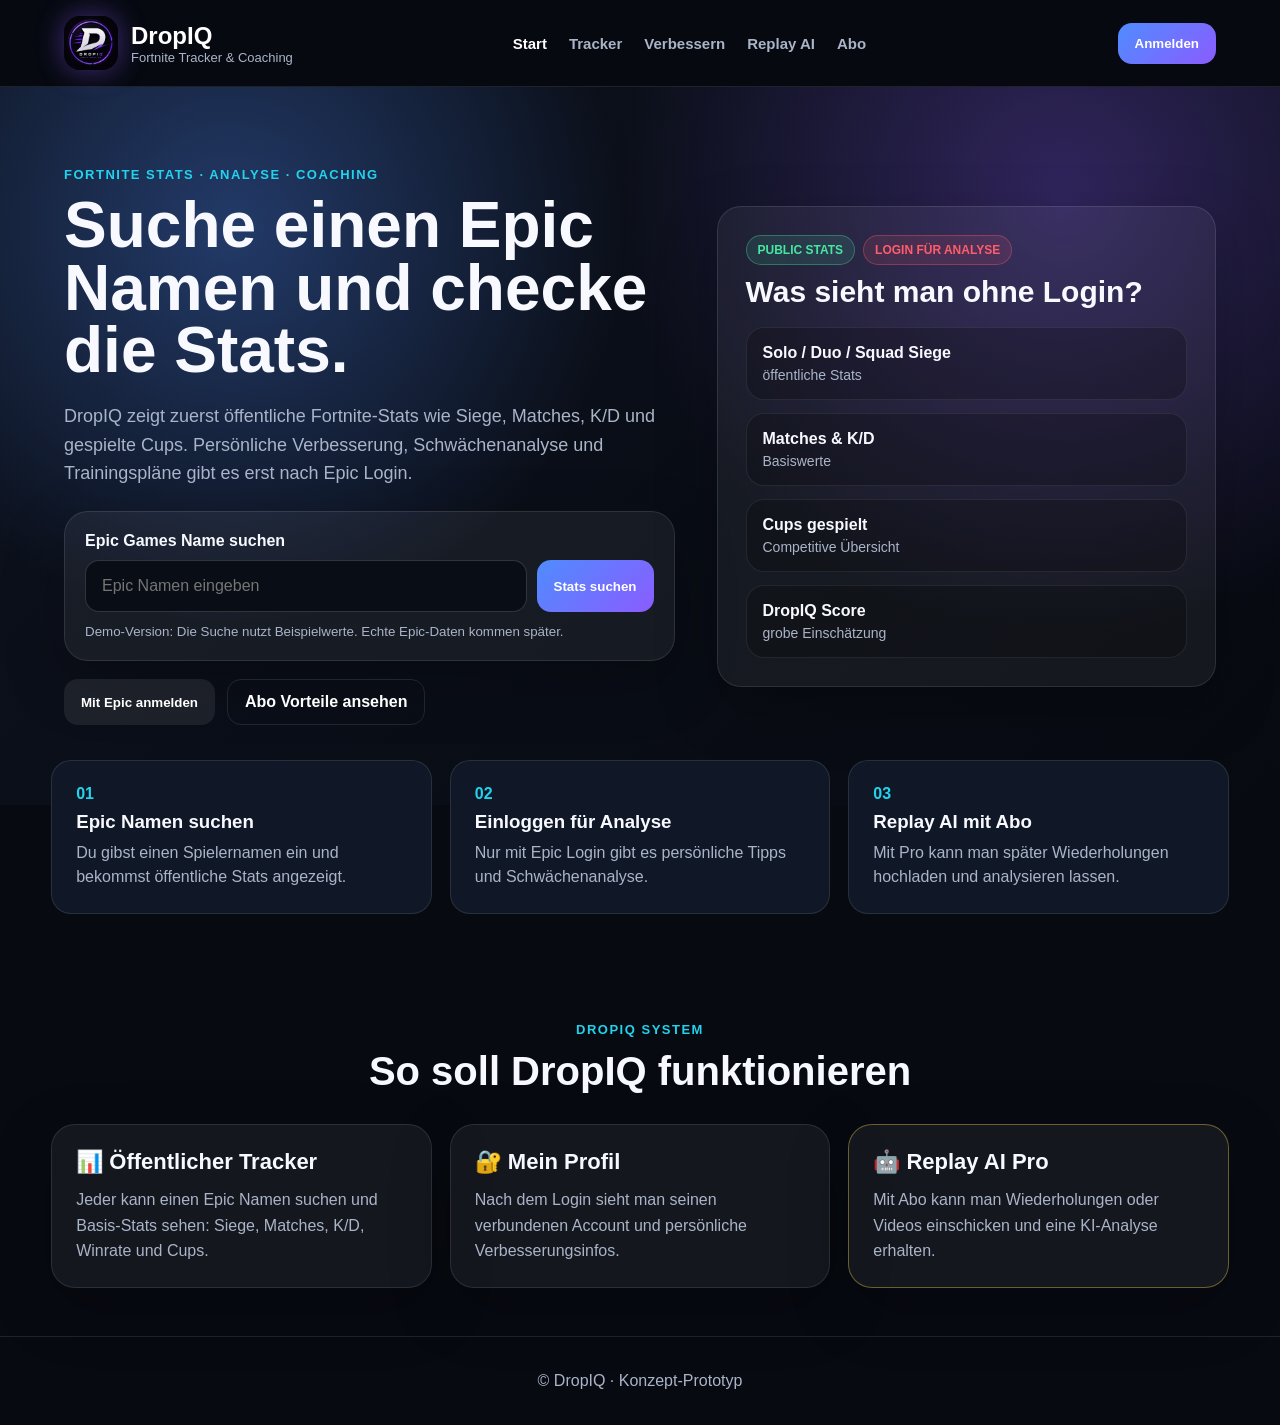
<file: index.html>
<!DOCTYPE html><html lang="de"><head><meta charset='UTF-8'><meta name='viewport' content='width=device-width, initial-scale=1.0'><link rel='stylesheet' href='style.css'><title>DropIQ</title></head><body>

<header class="header">
  <a href="index.html" class="brand"><img src="dropiq-logo.png" alt="DropIQ Logo" class="brand-logo"><div><strong>DropIQ</strong><span>Fortnite Tracker & Coaching</span></div></a>
  <nav><a class='active' href='index.html'>Start</a><a class='' href='tracker.html'>Tracker</a><a class='' href='improve.html'>Verbessern</a><a class='' href='replay-ai.html'>Replay AI</a><a class='' href='pricing.html'>Abo</a></nav>
  <div class="account-area" id="accountArea"></div>
</header>

<main>
<section class="hero">
 <div>
  <p class="tag">FORTNITE STATS · ANALYSE · COACHING</p>
  <h1>Suche einen Epic Namen und checke die Stats.</h1>
  <p class="lead">DropIQ zeigt zuerst öffentliche Fortnite-Stats wie Siege, Matches, K/D und gespielte Cups. Persönliche Verbesserung, Schwächenanalyse und Trainingspläne gibt es erst nach Epic Login.</p>
  <div class="search-card">
    <label>Epic Games Name suchen</label>
    <div class="search-row"><input id="epicSearch" placeholder="Epic Namen eingeben"><button onclick="searchPlayer()">Stats suchen</button></div>
    <small>Demo-Version: Die Suche nutzt Beispielwerte. Echte Epic-Daten kommen später.</small>
  </div>
  <div class="actions"><button onclick="demoLogin()" class="ghost">Mit Epic anmelden</button><a href="pricing.html">Abo Vorteile ansehen</a></div>
 </div>
 <div class="hero-panel">
  <div><span class="badge free">PUBLIC STATS</span><span class="badge locked">LOGIN FÜR ANALYSE</span></div>
  <h2>Was sieht man ohne Login?</h2>
  <div class="mini-list">
   <div><b>Solo / Duo / Squad Siege</b><span>öffentliche Stats</span></div>
   <div><b>Matches & K/D</b><span>Basiswerte</span></div>
   <div><b>Cups gespielt</b><span>Competitive Übersicht</span></div>
   <div><b>DropIQ Score</b><span>grobe Einschätzung</span></div>
  </div>
 </div>
</section>
<section class="steps">
 <div><b>01</b><h3>Epic Namen suchen</h3><p>Du gibst einen Spielernamen ein und bekommst öffentliche Stats angezeigt.</p></div>
 <div><b>02</b><h3>Einloggen für Analyse</h3><p>Nur mit Epic Login gibt es persönliche Tipps und Schwächenanalyse.</p></div>
 <div><b>03</b><h3>Replay AI mit Abo</h3><p>Mit Pro kann man später Wiederholungen hochladen und analysieren lassen.</p></div>
</section>
<section class="section"><div class="title"><p class="tag">DROPIQ SYSTEM</p><h2>So soll DropIQ funktionieren</h2></div>
 <div class="cards">
  <article class="card"><h3>📊 Öffentlicher Tracker</h3><p>Jeder kann einen Epic Namen suchen und Basis-Stats sehen: Siege, Matches, K/D, Winrate und Cups.</p></article>
  <article class="card"><h3>🔐 Mein Profil</h3><p>Nach dem Login sieht man seinen verbundenen Account und persönliche Verbesserungsinfos.</p></article>
  <article class="card premium"><h3>🤖 Replay AI Pro</h3><p>Mit Abo kann man Wiederholungen oder Videos einschicken und eine KI-Analyse erhalten.</p></article>
 </div>
</section>
</main><footer>© DropIQ · Konzept-Prototyp</footer><script src="script.js"></script></body></html>
</file>
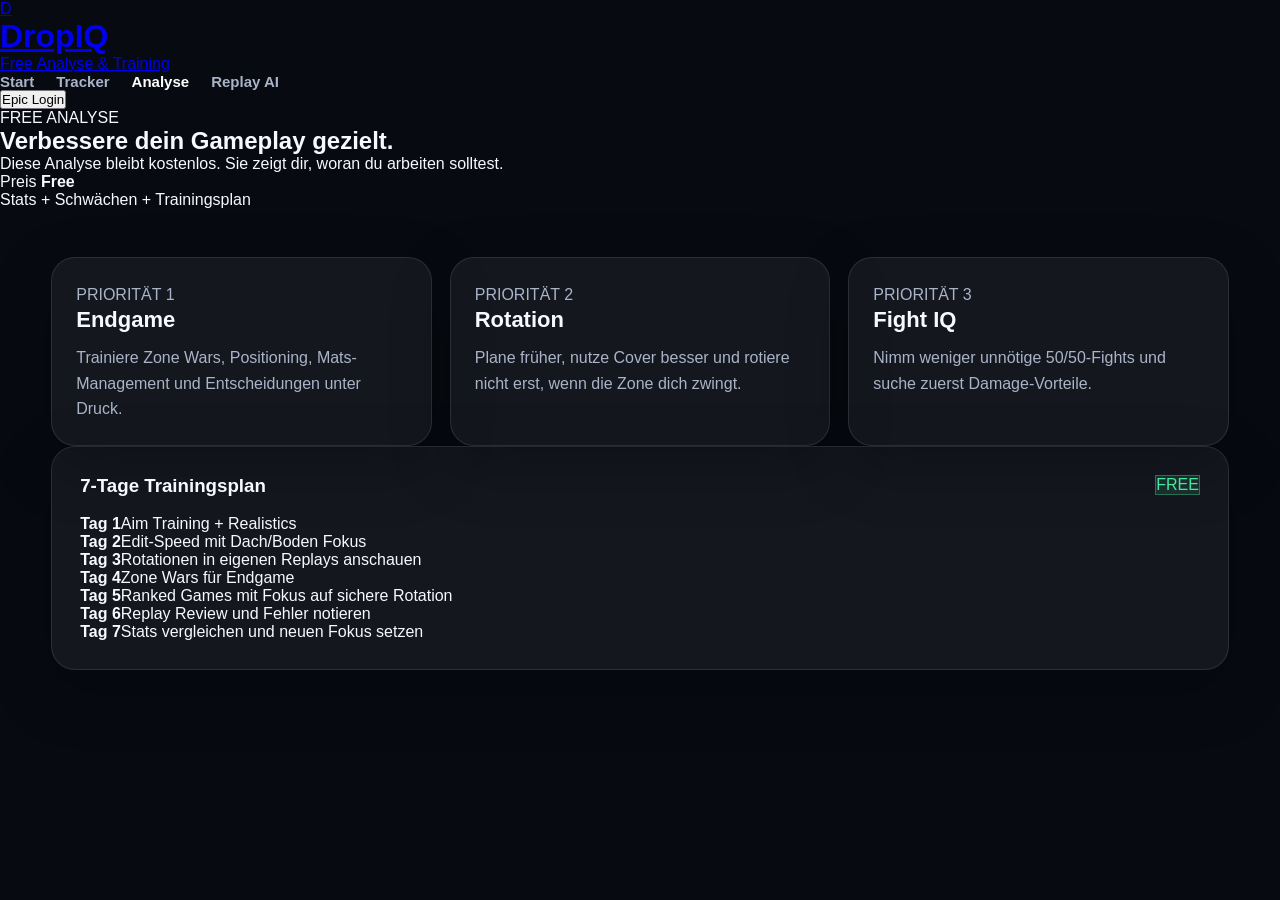
<file: analysis.html>
<!DOCTYPE html>
<html lang="de">
<head>
  <meta charset="UTF-8" />
  <meta name="viewport" content="width=device-width, initial-scale=1.0" />
  <title>DropIQ | Analyse</title>
  <link rel="stylesheet" href="style.css" />
</head>
<body>

<header class="site-header">
  <a class="logo" href="index.html">
    <div class="logo-icon">D</div>
    <div>
      <h1>DropIQ</h1>
      <span>Free Analyse & Training</span>
    </div>
  </a>

  <nav>
    <a href="index.html">Start</a>
    <a href="dashboard.html">Tracker</a>
    <a href="analysis.html" class="active">Analyse</a>
    <a href="replay.html">Replay AI</a>
  </nav>

  <button class="login-button" onclick="demoLogin()">Epic Login</button>
</header>

<main>
  <section class="sub-hero">
    <div>
      <p class="eyebrow">FREE ANALYSE</p>
      <h2>Verbessere dein Gameplay gezielt.</h2>
      <p>Diese Analyse bleibt kostenlos. Sie zeigt dir, woran du arbeiten solltest.</p>
    </div>
    <div class="sub-hero-box">
      <span>Preis</span>
      <strong>Free</strong>
      <p>Stats + Schwächen + Trainingsplan</p>
    </div>
  </section>

  <section class="page">

    <section class="cards">
      <article class="card priority">
        <p class="eyebrow">PRIORITÄT 1</p>
        <h3>Endgame</h3>
        <p>Trainiere Zone Wars, Positioning, Mats-Management und Entscheidungen unter Druck.</p>
      </article>

      <article class="card">
        <p class="eyebrow">PRIORITÄT 2</p>
        <h3>Rotation</h3>
        <p>Plane früher, nutze Cover besser und rotiere nicht erst, wenn die Zone dich zwingt.</p>
      </article>

      <article class="card">
        <p class="eyebrow">PRIORITÄT 3</p>
        <h3>Fight IQ</h3>
        <p>Nimm weniger unnötige 50/50-Fights und suche zuerst Damage-Vorteile.</p>
      </article>
    </section>

    <section class="panel training-panel">
      <div class="panel-head">
        <h3>7-Tage Trainingsplan</h3>
        <span class="status-pill free">FREE</span>
      </div>

      <div class="training-list">
        <div><b>Tag 1</b><span>Aim Training + Realistics</span></div>
        <div><b>Tag 2</b><span>Edit-Speed mit Dach/Boden Fokus</span></div>
        <div><b>Tag 3</b><span>Rotationen in eigenen Replays anschauen</span></div>
        <div><b>Tag 4</b><span>Zone Wars für Endgame</span></div>
        <div><b>Tag 5</b><span>Ranked Games mit Fokus auf sichere Rotation</span></div>
        <div><b>Tag 6</b><span>Replay Review und Fehler notieren</span></div>
        <div><b>Tag 7</b><span>Stats vergleichen und neuen Fokus setzen</span></div>
      </div>
    </section>

  </section>
</main>

<script src="script.js"></script>
</body>
</html>
</file>
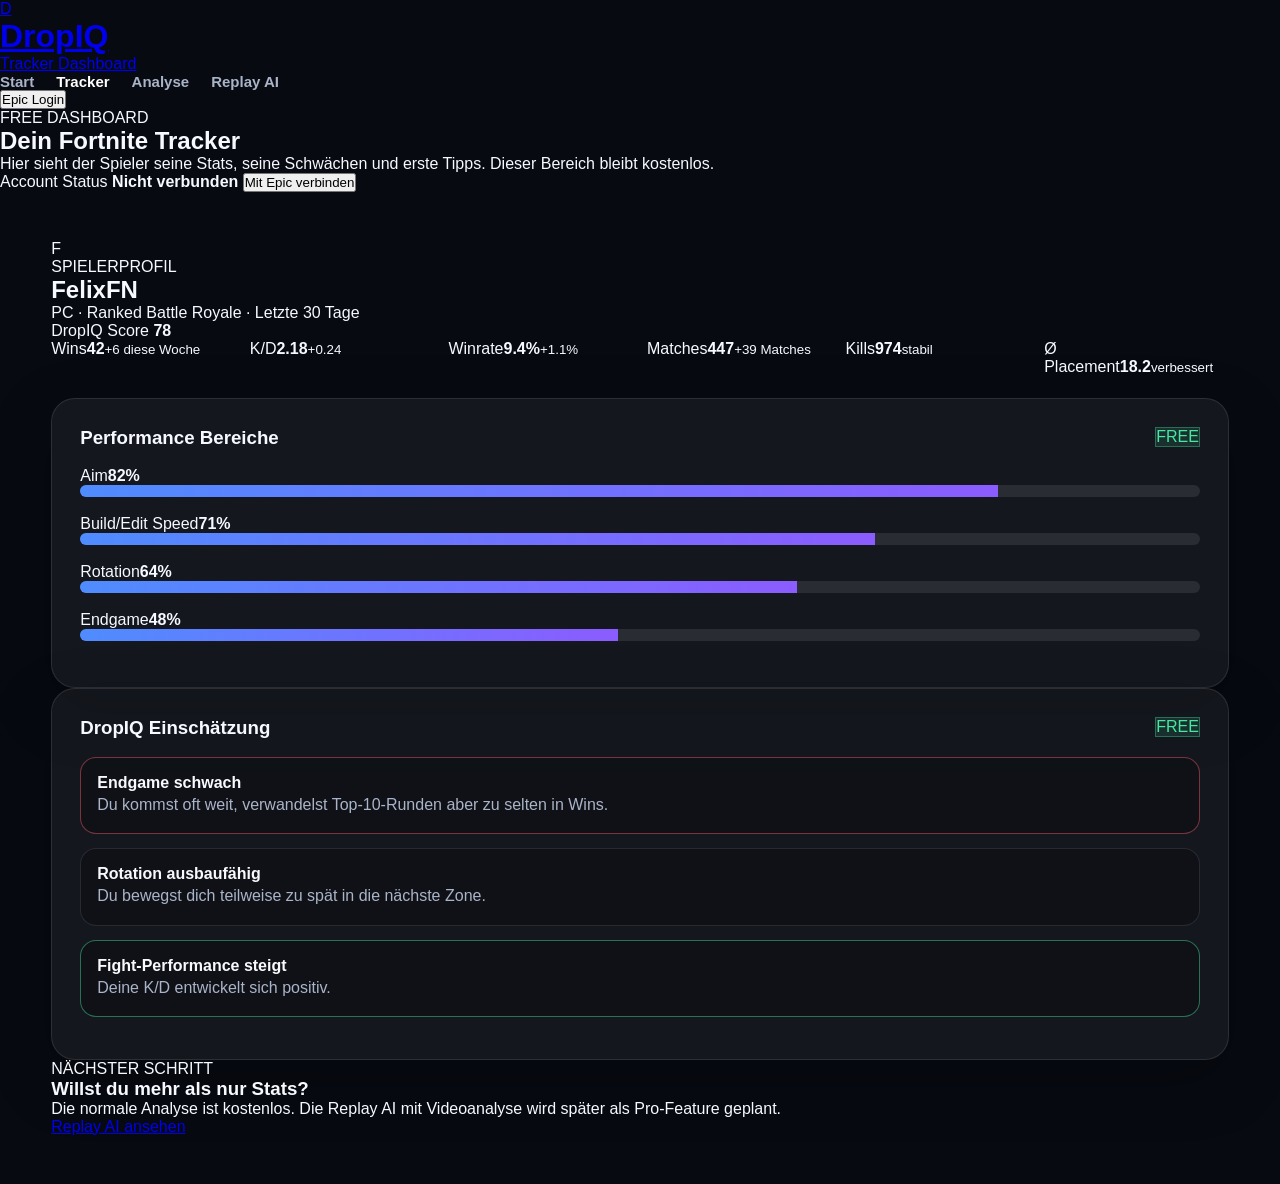
<file: dashboard.html>
<!DOCTYPE html>
<html lang="de">
<head>
  <meta charset="UTF-8" />
  <meta name="viewport" content="width=device-width, initial-scale=1.0" />
  <title>DropIQ | Tracker</title>
  <link rel="stylesheet" href="style.css" />
</head>
<body>

<header class="site-header">
  <a class="logo" href="index.html">
    <div class="logo-icon">D</div>
    <div>
      <h1>DropIQ</h1>
      <span>Tracker Dashboard</span>
    </div>
  </a>

  <nav>
    <a href="index.html">Start</a>
    <a href="dashboard.html" class="active">Tracker</a>
    <a href="analysis.html">Analyse</a>
    <a href="replay.html">Replay AI</a>
  </nav>

  <button class="login-button" onclick="demoLogin()">Epic Login</button>
</header>

<main>
  <section class="sub-hero">
    <div>
      <p class="eyebrow">FREE DASHBOARD</p>
      <h2>Dein Fortnite Tracker</h2>
      <p>Hier sieht der Spieler seine Stats, seine Schwächen und erste Tipps. Dieser Bereich bleibt kostenlos.</p>
    </div>
    <div class="sub-hero-box">
      <span>Account Status</span>
      <strong id="loginStatus">Nicht verbunden</strong>
      <button onclick="demoLogin()">Mit Epic verbinden</button>
    </div>
  </section>

  <section class="page">

    <section class="profile-header">
      <div class="profile-left">
        <div class="player-avatar large">F</div>
        <div>
          <p class="eyebrow">SPIELERPROFIL</p>
          <h2 id="playerName">FelixFN</h2>
          <p>PC · Ranked Battle Royale · Letzte 30 Tage</p>
        </div>
      </div>

      <div class="iq-score">
        <span>DropIQ Score</span>
        <strong>78</strong>
      </div>
    </section>

    <section class="stats-grid">
      <div class="stat-card"><span>Wins</span><b>42</b><small>+6 diese Woche</small></div>
      <div class="stat-card"><span>K/D</span><b>2.18</b><small>+0.24</small></div>
      <div class="stat-card"><span>Winrate</span><b>9.4%</b><small>+1.1%</small></div>
      <div class="stat-card"><span>Matches</span><b>447</b><small>+39 Matches</small></div>
      <div class="stat-card"><span>Kills</span><b>974</b><small>stabil</small></div>
      <div class="stat-card"><span>Ø Placement</span><b>18.2</b><small>verbessert</small></div>
    </section>

    <section class="dashboard-grid">
      <div class="panel">
        <div class="panel-head">
          <h3>Performance Bereiche</h3>
          <span class="status-pill free">FREE</span>
        </div>

        <div class="skill">
          <div><span>Aim</span><b>82%</b></div>
          <div class="bar"><i style="width:82%"></i></div>
        </div>

        <div class="skill">
          <div><span>Build/Edit Speed</span><b>71%</b></div>
          <div class="bar"><i style="width:71%"></i></div>
        </div>

        <div class="skill">
          <div><span>Rotation</span><b>64%</b></div>
          <div class="bar"><i style="width:64%"></i></div>
        </div>

        <div class="skill">
          <div><span>Endgame</span><b>48%</b></div>
          <div class="bar"><i style="width:48%"></i></div>
        </div>
      </div>

      <div class="panel">
        <div class="panel-head">
          <h3>DropIQ Einschätzung</h3>
          <span class="status-pill free">FREE</span>
        </div>

        <div class="notice bad">
          <strong>Endgame schwach</strong>
          <p>Du kommst oft weit, verwandelst Top-10-Runden aber zu selten in Wins.</p>
        </div>

        <div class="notice warning">
          <strong>Rotation ausbaufähig</strong>
          <p>Du bewegst dich teilweise zu spät in die nächste Zone.</p>
        </div>

        <div class="notice good">
          <strong>Fight-Performance steigt</strong>
          <p>Deine K/D entwickelt sich positiv.</p>
        </div>
      </div>
    </section>

    <section class="cta-panel">
      <div>
        <p class="eyebrow">NÄCHSTER SCHRITT</p>
        <h3>Willst du mehr als nur Stats?</h3>
        <p>Die normale Analyse ist kostenlos. Die Replay AI mit Videoanalyse wird später als Pro-Feature geplant.</p>
      </div>
      <a href="replay.html">Replay AI ansehen</a>
    </section>

  </section>
</main>

<script src="script.js"></script>
</body>
</html>
</file>
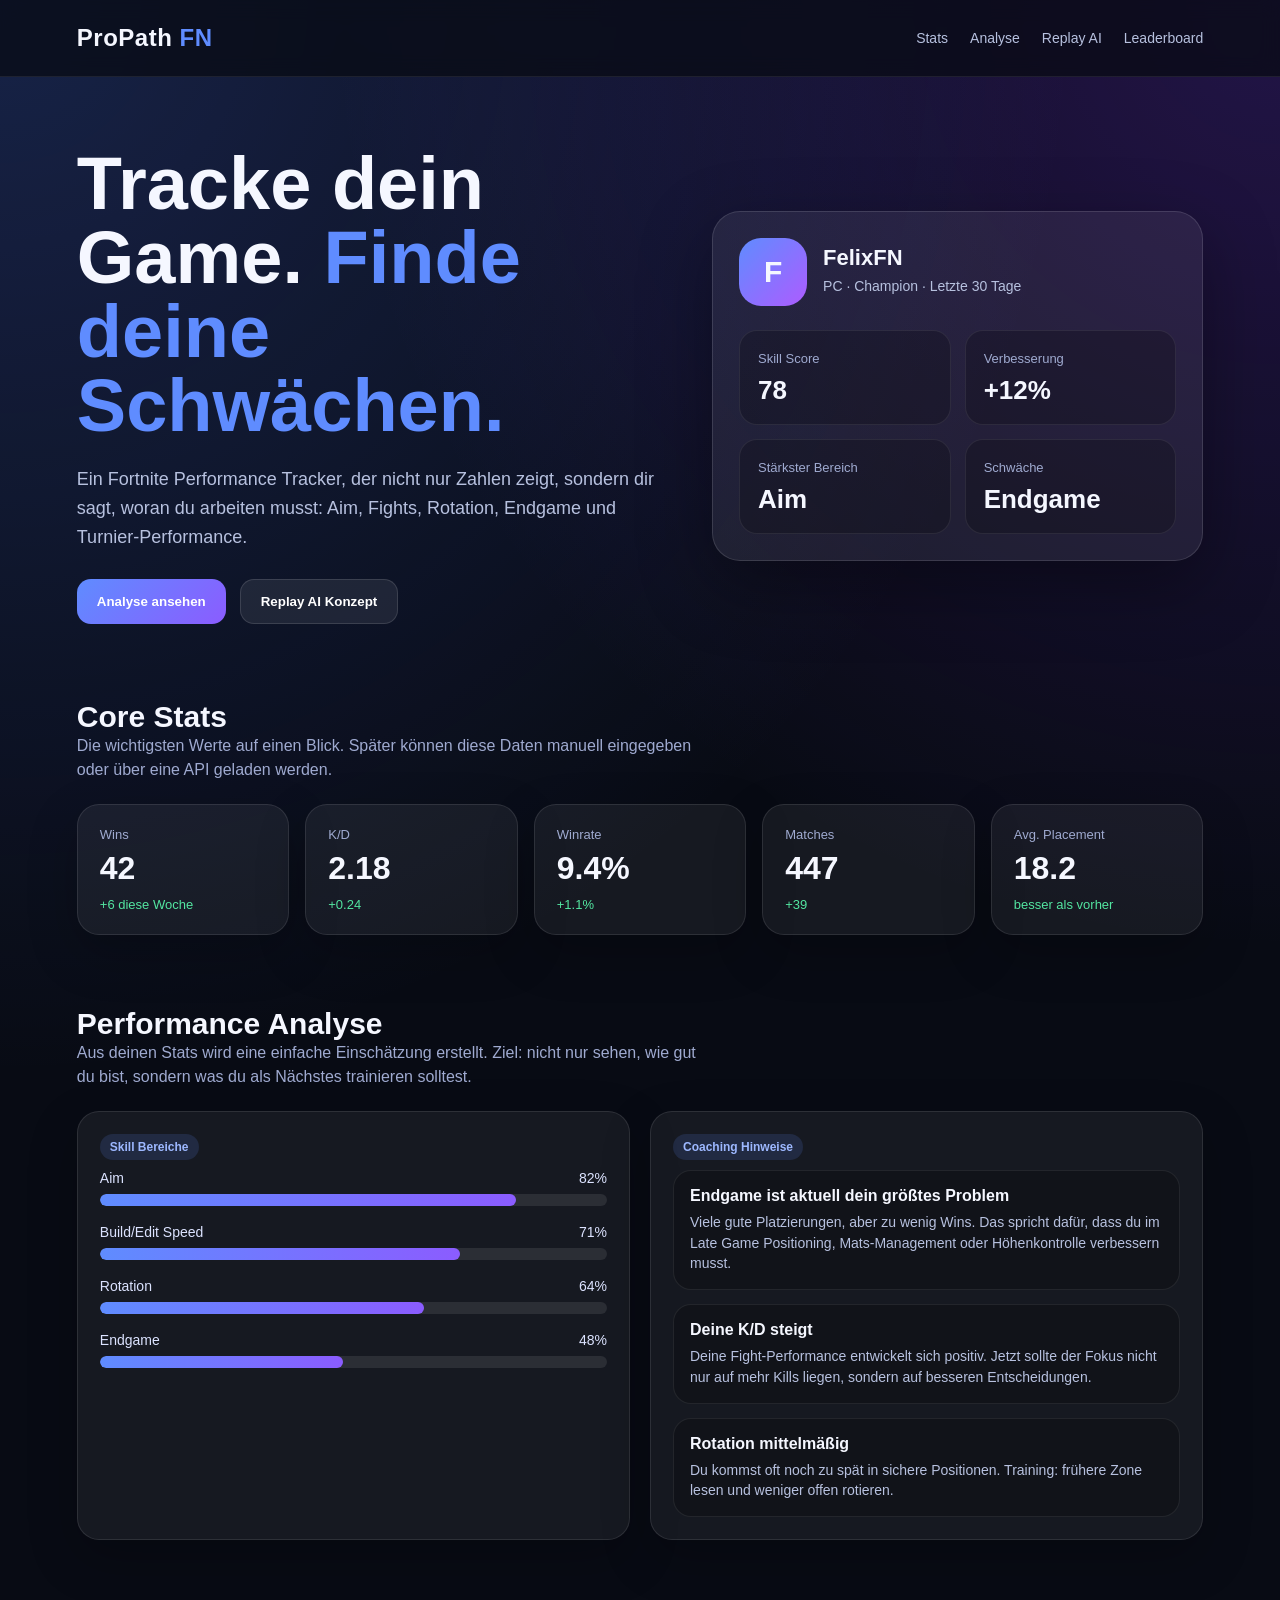
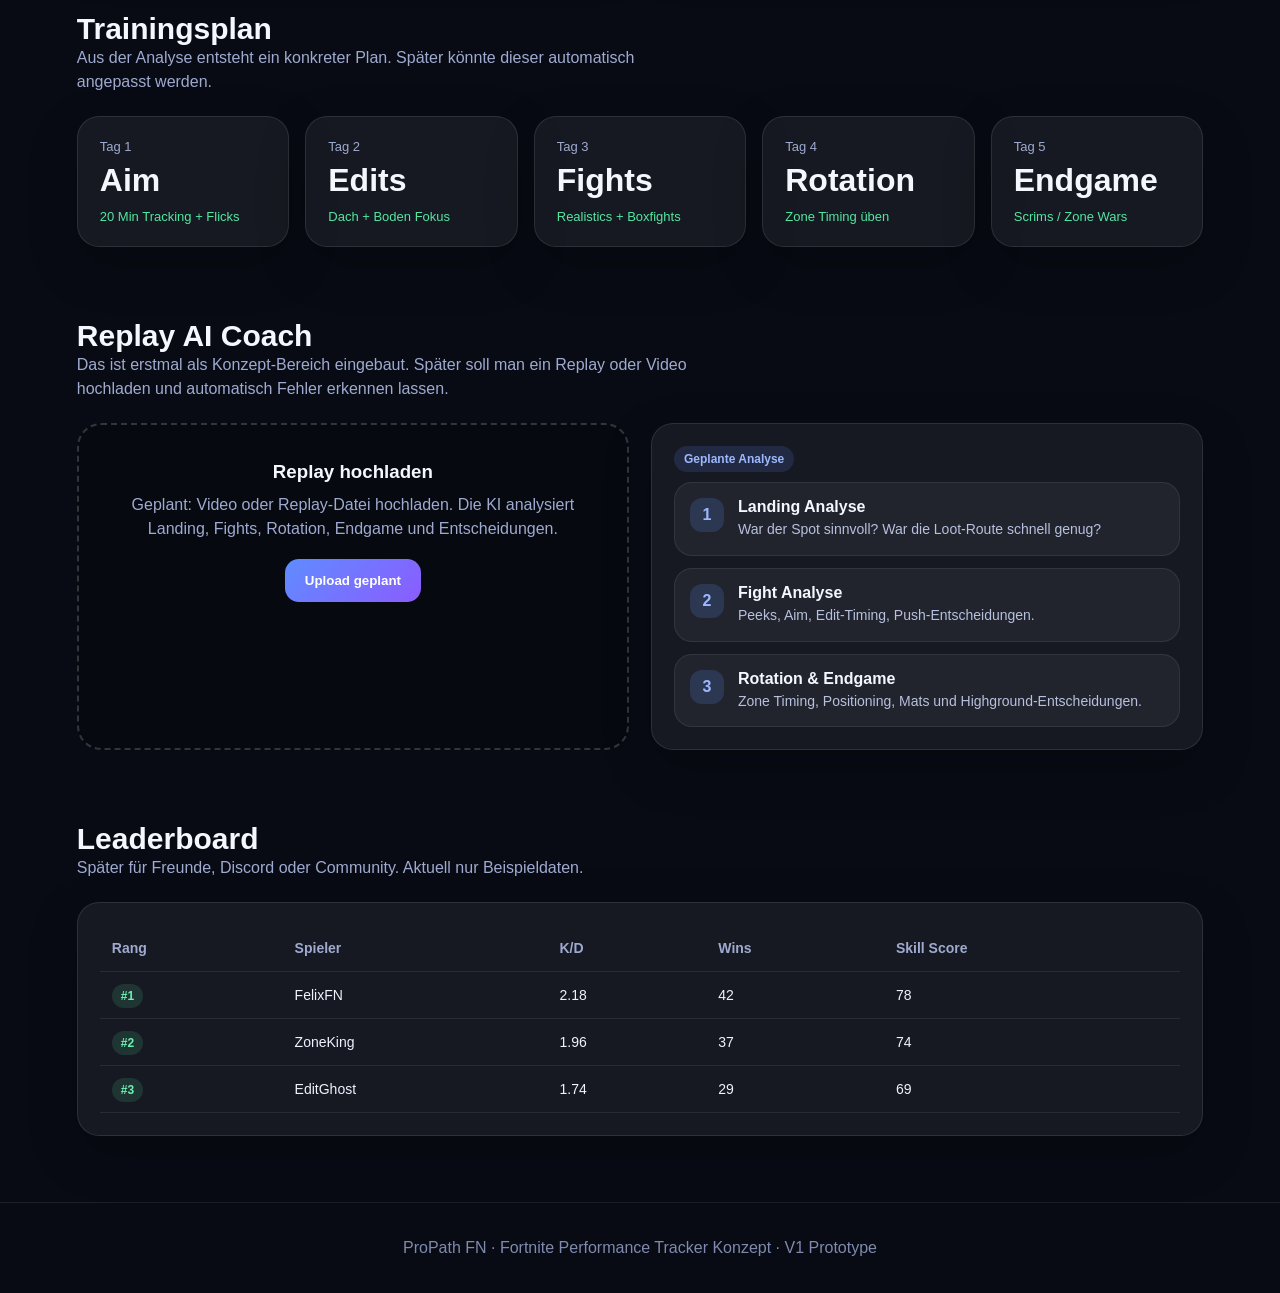
<file: fortnite_performance_tracker_prototype.html>
<!DOCTYPE html>
<html lang="de">
<head>
  <meta charset="UTF-8" />
  <meta name="viewport" content="width=device-width, initial-scale=1.0" />
  <title>ProPath FN | Fortnite Performance Tracker</title>
  <style>
    * {
      margin: 0;
      padding: 0;
      box-sizing: border-box;
      font-family: Arial, Helvetica, sans-serif;
    }

    body {
      background: #080b14;
      color: #f5f7ff;
      min-height: 100vh;
    }

    .page {
      width: 100%;
      min-height: 100vh;
      background:
        radial-gradient(circle at top left, rgba(77, 118, 255, 0.22), transparent 34%),
        radial-gradient(circle at top right, rgba(129, 52, 255, 0.22), transparent 30%),
        #080b14;
    }

    header {
      display: flex;
      justify-content: space-between;
      align-items: center;
      padding: 24px 6%;
      border-bottom: 1px solid rgba(255,255,255,0.08);
      backdrop-filter: blur(10px);
      position: sticky;
      top: 0;
      z-index: 10;
      background: rgba(8, 11, 20, 0.75);
    }

    .logo {
      font-size: 24px;
      font-weight: 800;
      letter-spacing: 0.5px;
    }

    .logo span {
      color: #5f8cff;
    }

    nav {
      display: flex;
      gap: 22px;
      font-size: 14px;
      color: #b7c1df;
    }

    nav a {
      color: inherit;
      text-decoration: none;
      transition: 0.2s;
    }

    nav a:hover {
      color: #fff;
    }

    .hero {
      padding: 70px 6% 40px;
      display: grid;
      grid-template-columns: 1.1fr 0.9fr;
      gap: 35px;
      align-items: center;
    }

    .hero h1 {
      font-size: clamp(38px, 6vw, 74px);
      line-height: 1;
      margin-bottom: 22px;
    }

    .hero h1 span {
      color: #5f8cff;
    }

    .hero p {
      max-width: 650px;
      color: #b7c1df;
      font-size: 18px;
      line-height: 1.6;
      margin-bottom: 28px;
    }

    .hero-buttons {
      display: flex;
      gap: 14px;
      flex-wrap: wrap;
    }

    .btn {
      border: none;
      padding: 14px 20px;
      border-radius: 14px;
      font-weight: 700;
      cursor: pointer;
      transition: 0.2s;
    }

    .btn-primary {
      background: linear-gradient(135deg, #5f8cff, #8b5cff);
      color: #fff;
    }

    .btn-secondary {
      background: rgba(255,255,255,0.08);
      color: #fff;
      border: 1px solid rgba(255,255,255,0.12);
    }

    .btn:hover {
      transform: translateY(-2px);
      filter: brightness(1.08);
    }

    .hero-card {
      background: rgba(255,255,255,0.07);
      border: 1px solid rgba(255,255,255,0.12);
      border-radius: 28px;
      padding: 26px;
      box-shadow: 0 24px 70px rgba(0,0,0,0.35);
    }

    .player-top {
      display: flex;
      align-items: center;
      gap: 16px;
      margin-bottom: 24px;
    }

    .avatar {
      width: 68px;
      height: 68px;
      border-radius: 22px;
      background: linear-gradient(135deg, #5f8cff, #ad5cff);
      display: grid;
      place-items: center;
      font-size: 30px;
      font-weight: 900;
    }

    .player-top h3 {
      font-size: 22px;
    }

    .player-top p {
      margin: 4px 0 0;
      font-size: 14px;
      color: #b7c1df;
    }

    .mini-grid {
      display: grid;
      grid-template-columns: repeat(2, 1fr);
      gap: 14px;
    }

    .mini-stat {
      background: rgba(0,0,0,0.22);
      border: 1px solid rgba(255,255,255,0.08);
      border-radius: 18px;
      padding: 18px;
    }

    .mini-stat span {
      color: #9faad0;
      font-size: 13px;
    }

    .mini-stat strong {
      display: block;
      margin-top: 8px;
      font-size: 26px;
    }

    section {
      padding: 36px 6%;
    }

    .section-title {
      display: flex;
      justify-content: space-between;
      align-items: end;
      gap: 20px;
      margin-bottom: 22px;
    }

    .section-title h2 {
      font-size: 30px;
    }

    .section-title p {
      color: #9faad0;
      max-width: 620px;
      line-height: 1.5;
    }

    .stats-grid {
      display: grid;
      grid-template-columns: repeat(5, 1fr);
      gap: 16px;
    }

    .card {
      background: rgba(255,255,255,0.06);
      border: 1px solid rgba(255,255,255,0.10);
      border-radius: 22px;
      padding: 22px;
      box-shadow: 0 18px 50px rgba(0,0,0,0.22);
    }

    .stat-label {
      color: #9faad0;
      font-size: 13px;
      margin-bottom: 8px;
    }

    .stat-value {
      font-size: 32px;
      font-weight: 900;
    }

    .stat-change {
      margin-top: 10px;
      font-size: 13px;
      color: #53e6a1;
    }

    .content-grid {
      display: grid;
      grid-template-columns: 1fr 1fr;
      gap: 20px;
    }

    .progress-list {
      display: flex;
      flex-direction: column;
      gap: 18px;
    }

    .progress-item p {
      display: flex;
      justify-content: space-between;
      color: #dce3ff;
      margin-bottom: 8px;
      font-size: 14px;
    }

    .bar {
      width: 100%;
      height: 12px;
      background: rgba(255,255,255,0.09);
      border-radius: 99px;
      overflow: hidden;
    }

    .bar-fill {
      height: 100%;
      border-radius: 99px;
      background: linear-gradient(90deg, #5f8cff, #8b5cff);
    }

    .analysis-list {
      display: grid;
      gap: 14px;
    }

    .analysis-item {
      padding: 16px;
      border-radius: 18px;
      background: rgba(0,0,0,0.22);
      border: 1px solid rgba(255,255,255,0.08);
    }

    .analysis-item h4 {
      margin-bottom: 7px;
    }

    .analysis-item p {
      color: #b7c1df;
      line-height: 1.45;
      font-size: 14px;
    }

    .tag {
      display: inline-block;
      margin-bottom: 10px;
      padding: 6px 10px;
      border-radius: 999px;
      background: rgba(95,140,255,0.15);
      color: #9db8ff;
      font-size: 12px;
      font-weight: 700;
    }

    .replay-box {
      display: grid;
      grid-template-columns: 1fr 1fr;
      gap: 22px;
      align-items: stretch;
    }

    .upload-zone {
      border: 2px dashed rgba(255,255,255,0.18);
      border-radius: 24px;
      padding: 36px;
      text-align: center;
      background: rgba(0,0,0,0.18);
    }

    .upload-zone h3 {
      margin-bottom: 10px;
    }

    .upload-zone p {
      color: #9faad0;
      line-height: 1.5;
      margin-bottom: 18px;
    }

    .roadmap {
      display: grid;
      gap: 12px;
    }

    .roadmap-step {
      display: flex;
      gap: 14px;
      padding: 15px;
      border-radius: 18px;
      background: rgba(255,255,255,0.05);
      border: 1px solid rgba(255,255,255,0.08);
    }

    .step-number {
      width: 34px;
      height: 34px;
      border-radius: 12px;
      background: rgba(95,140,255,0.18);
      display: grid;
      place-items: center;
      font-weight: 900;
      color: #9db8ff;
      flex-shrink: 0;
    }

    .roadmap-step p {
      color: #b7c1df;
      margin-top: 4px;
      font-size: 14px;
      line-height: 1.4;
    }

    .leaderboard table {
      width: 100%;
      border-collapse: collapse;
      overflow: hidden;
    }

    th, td {
      text-align: left;
      padding: 15px 12px;
      border-bottom: 1px solid rgba(255,255,255,0.08);
      font-size: 14px;
    }

    th {
      color: #9faad0;
      font-weight: 700;
    }

    td {
      color: #eef2ff;
    }

    .rank-badge {
      padding: 5px 9px;
      border-radius: 999px;
      background: rgba(83,230,161,0.14);
      color: #6df0b1;
      font-size: 12px;
      font-weight: 800;
    }

    .footer {
      padding: 36px 6%;
      text-align: center;
      color: #7f8aae;
      border-top: 1px solid rgba(255,255,255,0.08);
      margin-top: 30px;
    }

    @media (max-width: 1050px) {
      .hero,
      .content-grid,
      .replay-box {
        grid-template-columns: 1fr;
      }

      .stats-grid {
        grid-template-columns: repeat(2, 1fr);
      }
    }

    @media (max-width: 650px) {
      header {
        flex-direction: column;
        gap: 14px;
      }

      nav {
        flex-wrap: wrap;
        justify-content: center;
      }

      .stats-grid,
      .mini-grid {
        grid-template-columns: 1fr;
      }

      .section-title {
        flex-direction: column;
        align-items: flex-start;
      }

      .hero {
        padding-top: 42px;
      }
    }
  </style>
</head>
<body>
  <div class="page">
    <header>
      <div class="logo">ProPath <span>FN</span></div>
      <nav>
        <a href="#stats">Stats</a>
        <a href="#analyse">Analyse</a>
        <a href="#replay">Replay AI</a>
        <a href="#leaderboard">Leaderboard</a>
      </nav>
    </header>

    <main>
      <section class="hero">
        <div>
          <h1>Tracke dein Game. <span>Finde deine Schwächen.</span></h1>
          <p>
            Ein Fortnite Performance Tracker, der nicht nur Zahlen zeigt, sondern dir sagt,
            woran du arbeiten musst: Aim, Fights, Rotation, Endgame und Turnier-Performance.
          </p>
          <div class="hero-buttons">
            <button class="btn btn-primary" onclick="scrollToSection('analyse')">Analyse ansehen</button>
            <button class="btn btn-secondary" onclick="scrollToSection('replay')">Replay AI Konzept</button>
          </div>
        </div>

        <div class="hero-card">
          <div class="player-top">
            <div class="avatar">F</div>
            <div>
              <h3>FelixFN</h3>
              <p>PC · Champion · Letzte 30 Tage</p>
            </div>
          </div>
          <div class="mini-grid">
            <div class="mini-stat">
              <span>Skill Score</span>
              <strong>78</strong>
            </div>
            <div class="mini-stat">
              <span>Verbesserung</span>
              <strong>+12%</strong>
            </div>
            <div class="mini-stat">
              <span>Stärkster Bereich</span>
              <strong>Aim</strong>
            </div>
            <div class="mini-stat">
              <span>Schwäche</span>
              <strong>Endgame</strong>
            </div>
          </div>
        </div>
      </section>

      <section id="stats">
        <div class="section-title">
          <div>
            <h2>Core Stats</h2>
            <p>Die wichtigsten Werte auf einen Blick. Später können diese Daten manuell eingegeben oder über eine API geladen werden.</p>
          </div>
        </div>
        <div class="stats-grid">
          <div class="card">
            <div class="stat-label">Wins</div>
            <div class="stat-value">42</div>
            <div class="stat-change">+6 diese Woche</div>
          </div>
          <div class="card">
            <div class="stat-label">K/D</div>
            <div class="stat-value">2.18</div>
            <div class="stat-change">+0.24</div>
          </div>
          <div class="card">
            <div class="stat-label">Winrate</div>
            <div class="stat-value">9.4%</div>
            <div class="stat-change">+1.1%</div>
          </div>
          <div class="card">
            <div class="stat-label">Matches</div>
            <div class="stat-value">447</div>
            <div class="stat-change">+39</div>
          </div>
          <div class="card">
            <div class="stat-label">Avg. Placement</div>
            <div class="stat-value">18.2</div>
            <div class="stat-change">besser als vorher</div>
          </div>
        </div>
      </section>

      <section id="analyse">
        <div class="section-title">
          <div>
            <h2>Performance Analyse</h2>
            <p>Aus deinen Stats wird eine einfache Einschätzung erstellt. Ziel: nicht nur sehen, wie gut du bist, sondern was du als Nächstes trainieren solltest.</p>
          </div>
        </div>

        <div class="content-grid">
          <div class="card">
            <span class="tag">Skill Bereiche</span>
            <div class="progress-list">
              <div class="progress-item">
                <p><span>Aim</span><span>82%</span></p>
                <div class="bar"><div class="bar-fill" style="width: 82%"></div></div>
              </div>
              <div class="progress-item">
                <p><span>Build/Edit Speed</span><span>71%</span></p>
                <div class="bar"><div class="bar-fill" style="width: 71%"></div></div>
              </div>
              <div class="progress-item">
                <p><span>Rotation</span><span>64%</span></p>
                <div class="bar"><div class="bar-fill" style="width: 64%"></div></div>
              </div>
              <div class="progress-item">
                <p><span>Endgame</span><span>48%</span></p>
                <div class="bar"><div class="bar-fill" style="width: 48%"></div></div>
              </div>
            </div>
          </div>

          <div class="card">
            <span class="tag">Coaching Hinweise</span>
            <div class="analysis-list">
              <div class="analysis-item">
                <h4>Endgame ist aktuell dein größtes Problem</h4>
                <p>Viele gute Platzierungen, aber zu wenig Wins. Das spricht dafür, dass du im Late Game Positioning, Mats-Management oder Höhenkontrolle verbessern musst.</p>
              </div>
              <div class="analysis-item">
                <h4>Deine K/D steigt</h4>
                <p>Deine Fight-Performance entwickelt sich positiv. Jetzt sollte der Fokus nicht nur auf mehr Kills liegen, sondern auf besseren Entscheidungen.</p>
              </div>
              <div class="analysis-item">
                <h4>Rotation mittelmäßig</h4>
                <p>Du kommst oft noch zu spät in sichere Positionen. Training: frühere Zone lesen und weniger offen rotieren.</p>
              </div>
            </div>
          </div>
        </div>
      </section>

      <section>
        <div class="section-title">
          <div>
            <h2>Trainingsplan</h2>
            <p>Aus der Analyse entsteht ein konkreter Plan. Später könnte dieser automatisch angepasst werden.</p>
          </div>
        </div>

        <div class="stats-grid">
          <div class="card">
            <div class="stat-label">Tag 1</div>
            <div class="stat-value">Aim</div>
            <div class="stat-change">20 Min Tracking + Flicks</div>
          </div>
          <div class="card">
            <div class="stat-label">Tag 2</div>
            <div class="stat-value">Edits</div>
            <div class="stat-change">Dach + Boden Fokus</div>
          </div>
          <div class="card">
            <div class="stat-label">Tag 3</div>
            <div class="stat-value">Fights</div>
            <div class="stat-change">Realistics + Boxfights</div>
          </div>
          <div class="card">
            <div class="stat-label">Tag 4</div>
            <div class="stat-value">Rotation</div>
            <div class="stat-change">Zone Timing üben</div>
          </div>
          <div class="card">
            <div class="stat-label">Tag 5</div>
            <div class="stat-value">Endgame</div>
            <div class="stat-change">Scrims / Zone Wars</div>
          </div>
        </div>
      </section>

      <section id="replay">
        <div class="section-title">
          <div>
            <h2>Replay AI Coach</h2>
            <p>Das ist erstmal als Konzept-Bereich eingebaut. Später soll man ein Replay oder Video hochladen und automatisch Fehler erkennen lassen.</p>
          </div>
        </div>

        <div class="replay-box">
          <div class="upload-zone">
            <h3>Replay hochladen</h3>
            <p>Geplant: Video oder Replay-Datei hochladen. Die KI analysiert Landing, Fights, Rotation, Endgame und Entscheidungen.</p>
            <button class="btn btn-primary">Upload geplant</button>
          </div>

          <div class="card">
            <span class="tag">Geplante Analyse</span>
            <div class="roadmap">
              <div class="roadmap-step">
                <div class="step-number">1</div>
                <div>
                  <h4>Landing Analyse</h4>
                  <p>War der Spot sinnvoll? War die Loot-Route schnell genug?</p>
                </div>
              </div>
              <div class="roadmap-step">
                <div class="step-number">2</div>
                <div>
                  <h4>Fight Analyse</h4>
                  <p>Peeks, Aim, Edit-Timing, Push-Entscheidungen.</p>
                </div>
              </div>
              <div class="roadmap-step">
                <div class="step-number">3</div>
                <div>
                  <h4>Rotation & Endgame</h4>
                  <p>Zone Timing, Positioning, Mats und Highground-Entscheidungen.</p>
                </div>
              </div>
            </div>
          </div>
        </div>
      </section>

      <section id="leaderboard">
        <div class="section-title">
          <div>
            <h2>Leaderboard</h2>
            <p>Später für Freunde, Discord oder Community. Aktuell nur Beispieldaten.</p>
          </div>
        </div>

        <div class="card leaderboard">
          <table>
            <thead>
              <tr>
                <th>Rang</th>
                <th>Spieler</th>
                <th>K/D</th>
                <th>Wins</th>
                <th>Skill Score</th>
              </tr>
            </thead>
            <tbody>
              <tr>
                <td><span class="rank-badge">#1</span></td>
                <td>FelixFN</td>
                <td>2.18</td>
                <td>42</td>
                <td>78</td>
              </tr>
              <tr>
                <td><span class="rank-badge">#2</span></td>
                <td>ZoneKing</td>
                <td>1.96</td>
                <td>37</td>
                <td>74</td>
              </tr>
              <tr>
                <td><span class="rank-badge">#3</span></td>
                <td>EditGhost</td>
                <td>1.74</td>
                <td>29</td>
                <td>69</td>
              </tr>
            </tbody>
          </table>
        </div>
      </section>
    </main>

    <footer class="footer">
      ProPath FN · Fortnite Performance Tracker Konzept · V1 Prototype
    </footer>
  </div>

  <script>
    function scrollToSection(id) {
      const section = document.getElementById(id);
      if (section) {
        section.scrollIntoView({ behavior: 'smooth' });
      }
    }
  </script>
</body>
</html>
</file>
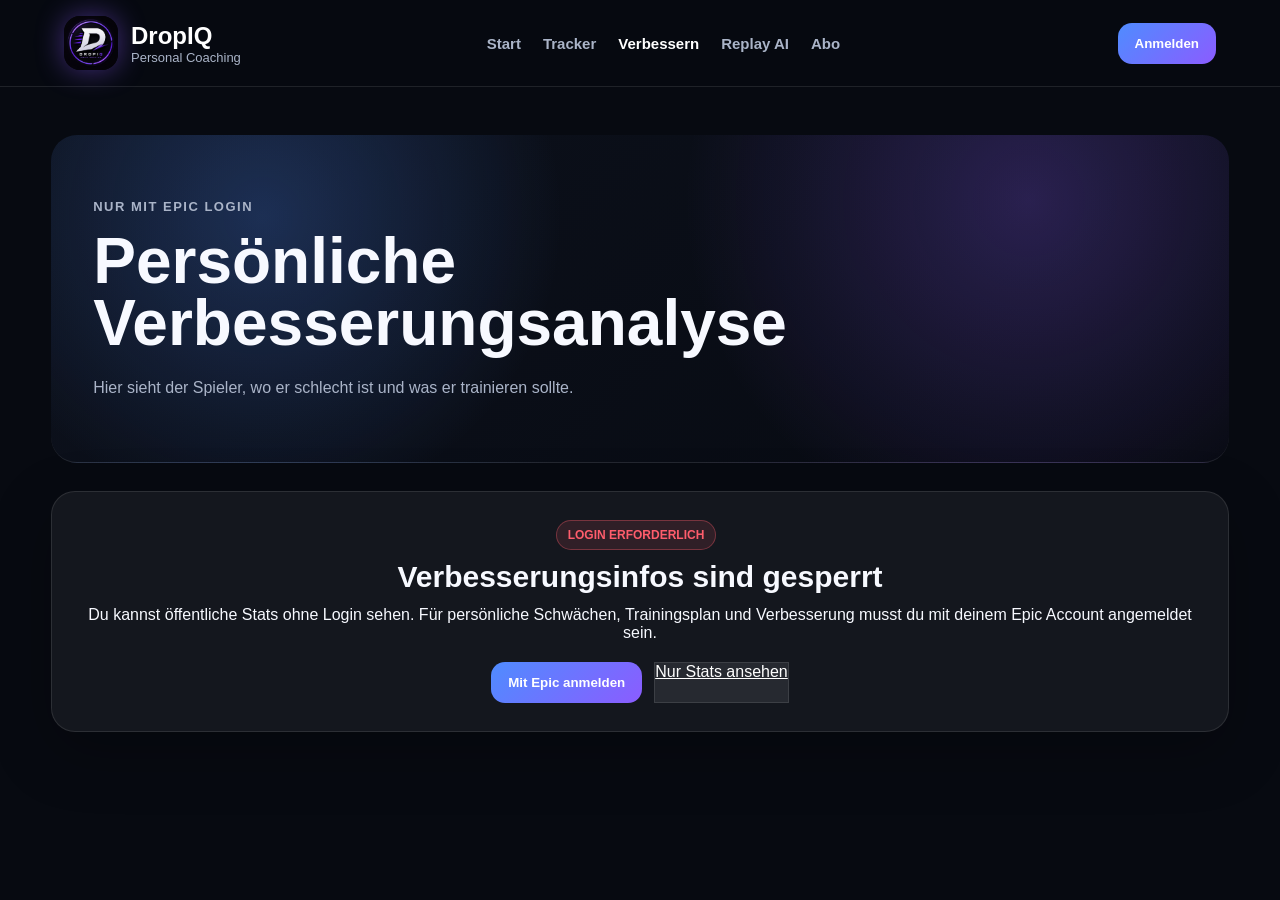
<file: improve.html>
<!DOCTYPE html><html lang="de"><head><meta charset='UTF-8'><meta name='viewport' content='width=device-width, initial-scale=1.0'><link rel='stylesheet' href='style.css'><title>DropIQ | Verbessern</title></head><body>

<header class="header">
  <a href="index.html" class="brand"><img src="dropiq-logo.png" alt="DropIQ Logo" class="brand-logo"><div><strong>DropIQ</strong><span>Personal Coaching</span></div></a>
  <nav><a class='' href='index.html'>Start</a><a class='' href='tracker.html'>Tracker</a><a class='active' href='improve.html'>Verbessern</a><a class='' href='replay-ai.html'>Replay AI</a><a class='' href='pricing.html'>Abo</a></nav>
  <div class="account-area" id="accountArea"></div>
</header>

<main class="page"><section class="page-hero"><div><p class="tag">NUR MIT EPIC LOGIN</p><h1>Persönliche Verbesserungsanalyse</h1><p>Hier sieht der Spieler, wo er schlecht ist und was er trainieren sollte.</p></div></section><section id="improveGate"></section></main>
<script src="script.js"></script></body></html>
</file>
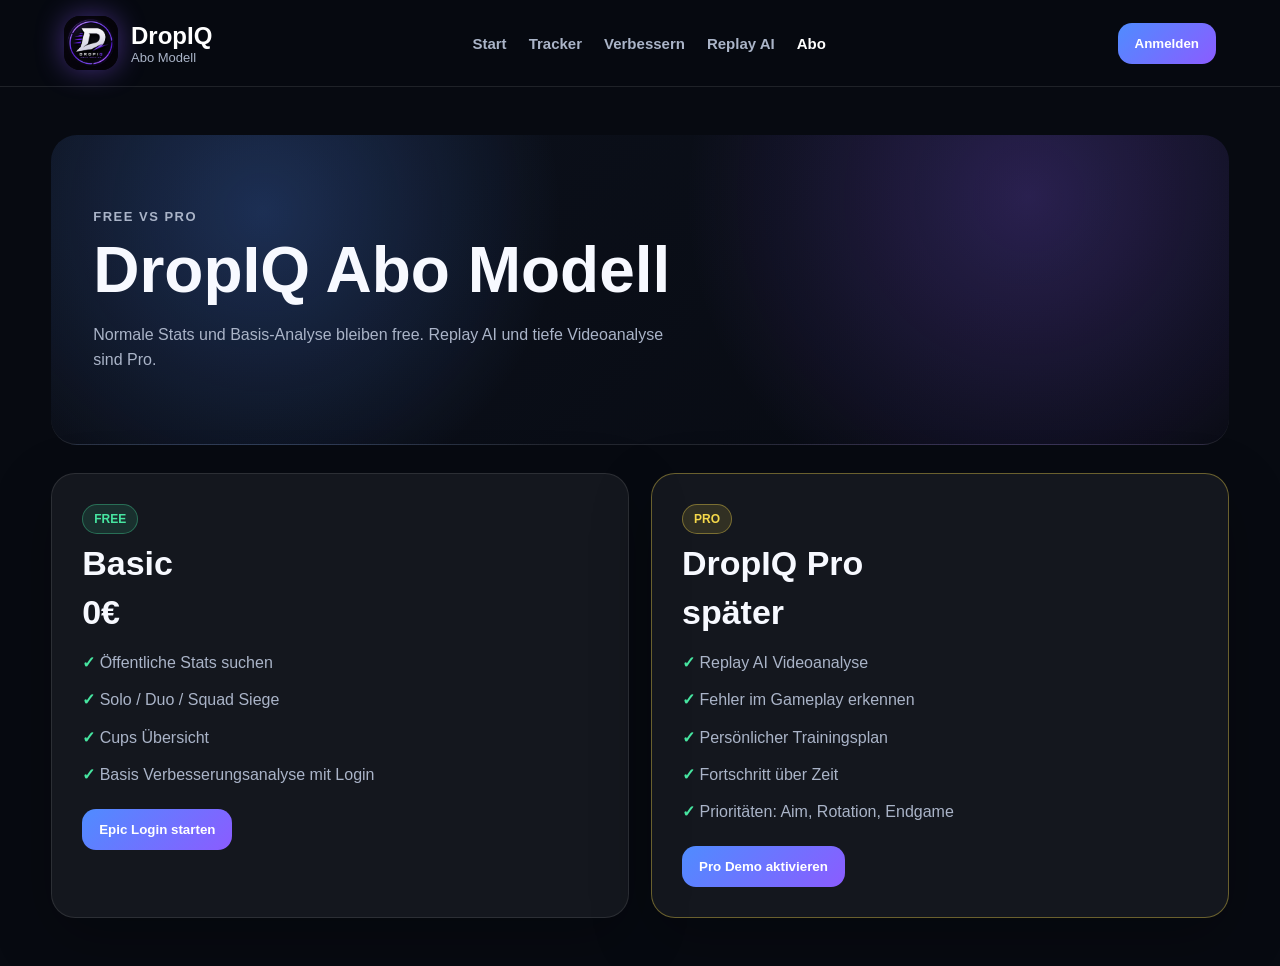
<file: pricing.html>
<!DOCTYPE html><html lang="de"><head><meta charset='UTF-8'><meta name='viewport' content='width=device-width, initial-scale=1.0'><link rel='stylesheet' href='style.css'><title>DropIQ | Abo</title></head><body>

<header class="header">
  <a href="index.html" class="brand"><img src="dropiq-logo.png" alt="DropIQ Logo" class="brand-logo"><div><strong>DropIQ</strong><span>Abo Modell</span></div></a>
  <nav><a class='' href='index.html'>Start</a><a class='' href='tracker.html'>Tracker</a><a class='' href='improve.html'>Verbessern</a><a class='' href='replay-ai.html'>Replay AI</a><a class='active' href='pricing.html'>Abo</a></nav>
  <div class="account-area" id="accountArea"></div>
</header>

<main class="page">
<section class="page-hero"><div><p class="tag">FREE VS PRO</p><h1>DropIQ Abo Modell</h1><p>Normale Stats und Basis-Analyse bleiben free. Replay AI und tiefe Videoanalyse sind Pro.</p></div></section>
<section class="pricing-grid">
 <div class="price"><span class="badge free">FREE</span><h2>Basic</h2><strong>0€</strong><ul><li>Öffentliche Stats suchen</li><li>Solo / Duo / Squad Siege</li><li>Cups Übersicht</li><li>Basis Verbesserungsanalyse mit Login</li></ul><button onclick="demoLogin()">Epic Login starten</button></div>
 <div class="price pro"><span class="badge premium-badge">PRO</span><h2>DropIQ Pro</h2><strong>später</strong><ul><li>Replay AI Videoanalyse</li><li>Fehler im Gameplay erkennen</li><li>Persönlicher Trainingsplan</li><li>Fortschritt über Zeit</li><li>Prioritäten: Aim, Rotation, Endgame</li></ul><button onclick="demoPro()">Pro Demo aktivieren</button></div>
</section>
</main><script src="script.js"></script></body></html>
</file>
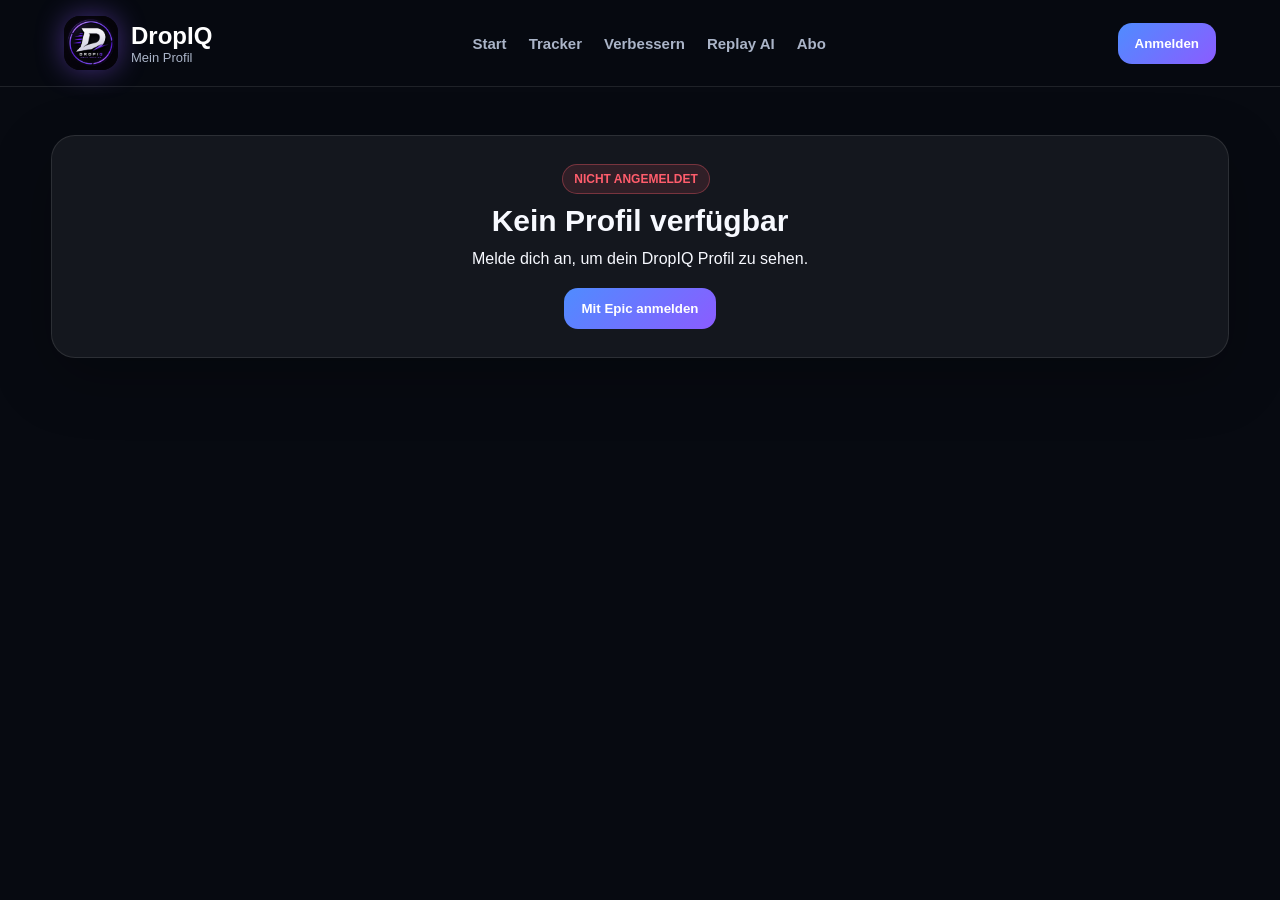
<file: profile.html>
<!DOCTYPE html><html lang="de"><head><meta charset='UTF-8'><meta name='viewport' content='width=device-width, initial-scale=1.0'><link rel='stylesheet' href='style.css'><title>DropIQ | Mein Profil</title></head><body>

<header class="header">
  <a href="index.html" class="brand"><img src="dropiq-logo.png" alt="DropIQ Logo" class="brand-logo"><div><strong>DropIQ</strong><span>Mein Profil</span></div></a>
  <nav><a class='' href='index.html'>Start</a><a class='' href='tracker.html'>Tracker</a><a class='' href='improve.html'>Verbessern</a><a class='' href='replay-ai.html'>Replay AI</a><a class='' href='pricing.html'>Abo</a></nav>
  <div class="account-area" id="accountArea"></div>
</header>

<main class="page"><section id="profileGate"></section></main><script src="script.js"></script></body></html>
</file>
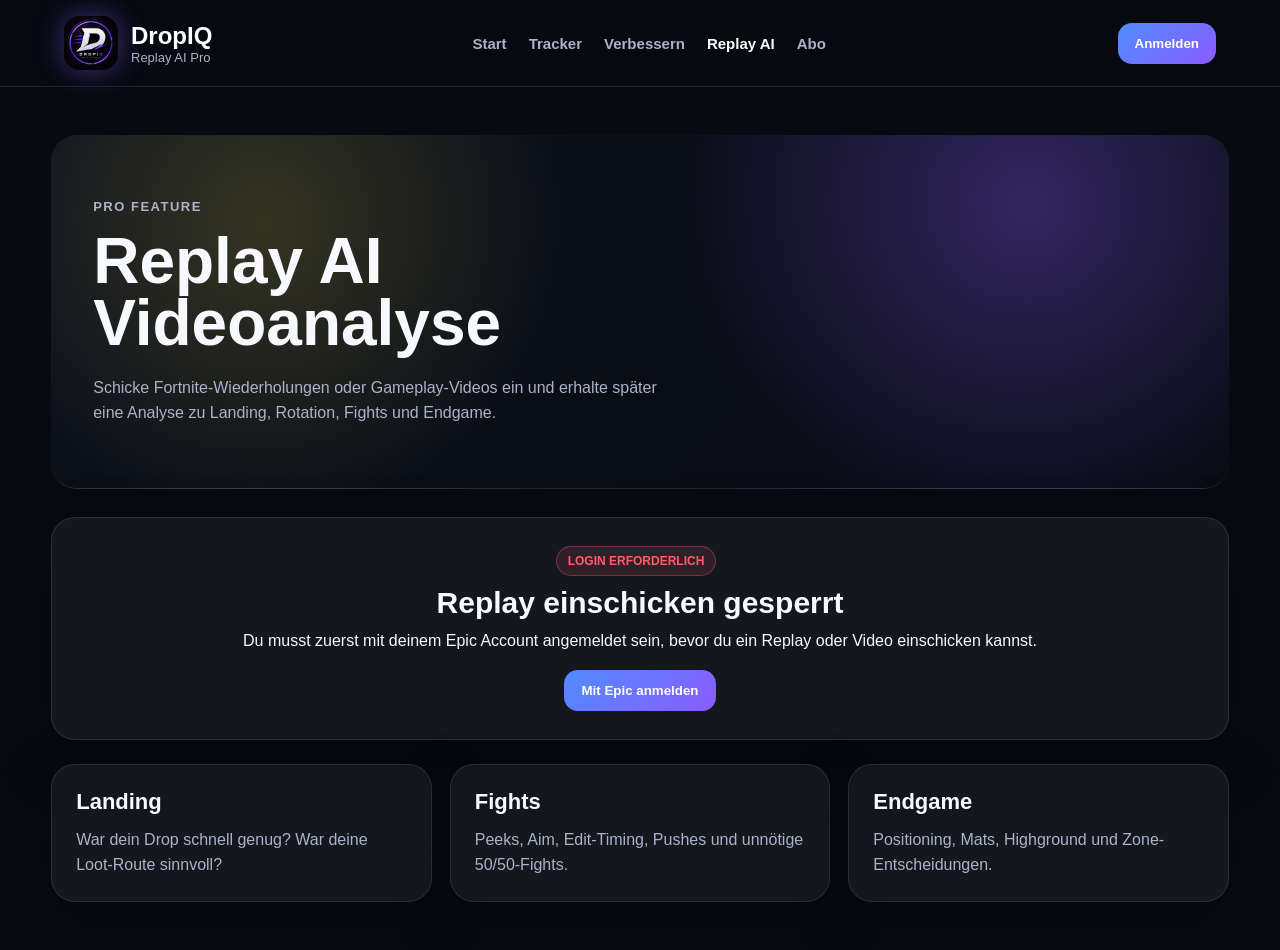
<file: replay-ai.html>
<!DOCTYPE html><html lang="de"><head><meta charset='UTF-8'><meta name='viewport' content='width=device-width, initial-scale=1.0'><link rel='stylesheet' href='style.css'><title>DropIQ | Replay AI</title></head><body>

<header class="header">
  <a href="index.html" class="brand"><img src="dropiq-logo.png" alt="DropIQ Logo" class="brand-logo"><div><strong>DropIQ</strong><span>Replay AI Pro</span></div></a>
  <nav><a class='' href='index.html'>Start</a><a class='' href='tracker.html'>Tracker</a><a class='' href='improve.html'>Verbessern</a><a class='active' href='replay-ai.html'>Replay AI</a><a class='' href='pricing.html'>Abo</a></nav>
  <div class="account-area" id="accountArea"></div>
</header>

<main class="page">
<section class="page-hero premium-hero"><div><p class="tag">PRO FEATURE</p><h1>Replay AI Videoanalyse</h1><p>Schicke Fortnite-Wiederholungen oder Gameplay-Videos ein und erhalte später eine Analyse zu Landing, Rotation, Fights und Endgame.</p></div></section>
<section id="replayGate"></section>
<section class="cards"><article class="card"><h3>Landing</h3><p>War dein Drop schnell genug? War deine Loot-Route sinnvoll?</p></article><article class="card"><h3>Fights</h3><p>Peeks, Aim, Edit-Timing, Pushes und unnötige 50/50-Fights.</p></article><article class="card"><h3>Endgame</h3><p>Positioning, Mats, Highground und Zone-Entscheidungen.</p></article></section>
</main><script src="script.js"></script></body></html>
</file>
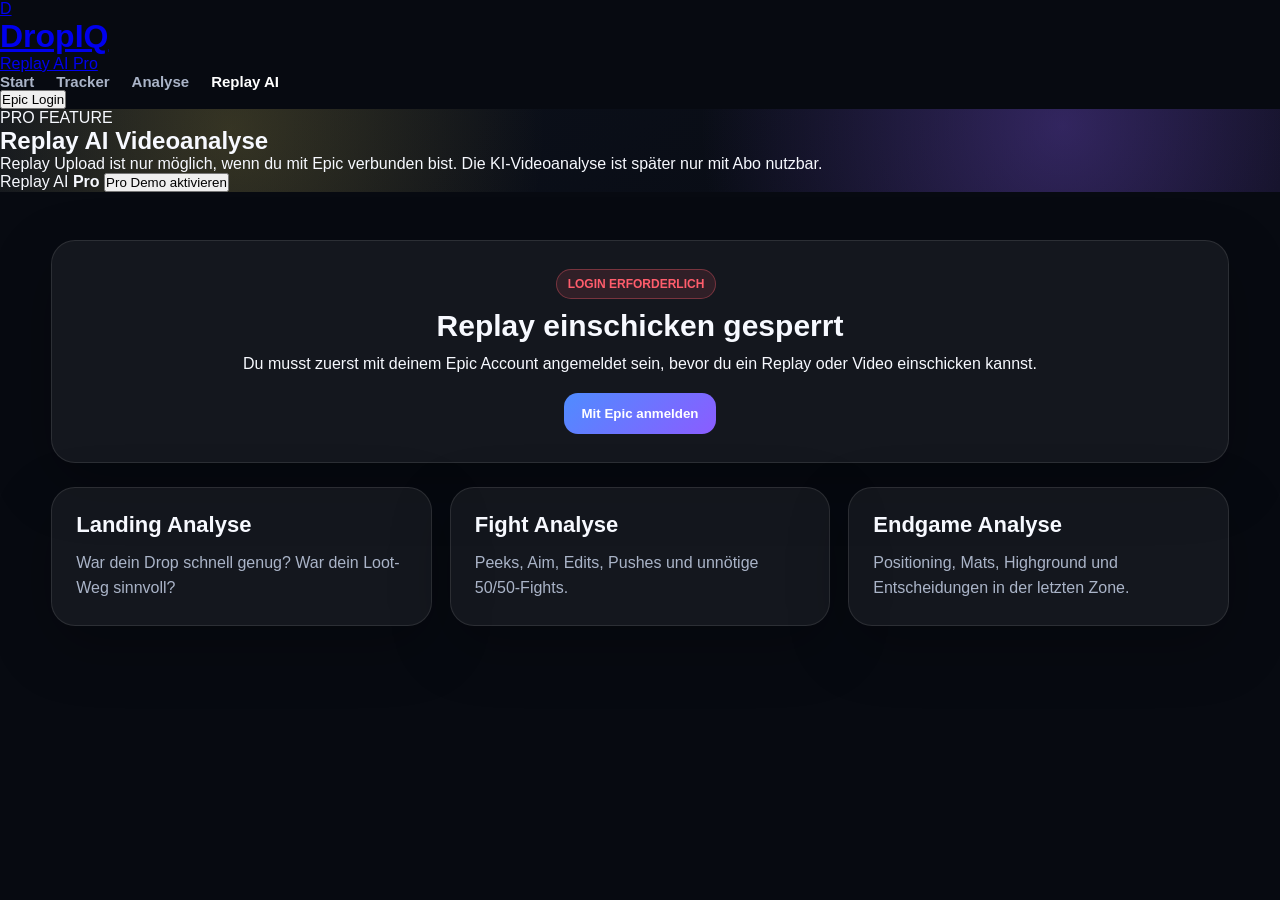
<file: replay.html>
<!DOCTYPE html>
<html lang="de">
<head>
  <meta charset="UTF-8" />
  <meta name="viewport" content="width=device-width, initial-scale=1.0" />
  <title>DropIQ | Replay AI</title>
  <link rel="stylesheet" href="style.css" />
</head>
<body>

<header class="site-header">
  <a class="logo" href="index.html">
    <div class="logo-icon">D</div>
    <div>
      <h1>DropIQ</h1>
      <span>Replay AI Pro</span>
    </div>
  </a>

  <nav>
    <a href="index.html">Start</a>
    <a href="dashboard.html">Tracker</a>
    <a href="analysis.html">Analyse</a>
    <a href="replay.html" class="active">Replay AI</a>
  </nav>

  <button class="login-button" onclick="demoLogin()">Epic Login</button>
</header>

<main>
  <section class="sub-hero premium-hero">
    <div>
      <p class="eyebrow">PRO FEATURE</p>
      <h2>Replay AI Videoanalyse</h2>
      <p>Replay Upload ist nur möglich, wenn du mit Epic verbunden bist. Die KI-Videoanalyse ist später nur mit Abo nutzbar.</p>
    </div>
    <div class="sub-hero-box premium-box">
      <span>Replay AI</span>
      <strong>Pro</strong>
      <button onclick="demoPro()">Pro Demo aktivieren</button>
    </div>
  </section>

  <section class="page">

    <section id="replayGate" class="replay-gate">
      <!-- Wird per JavaScript gefüllt -->
    </section>

    <section class="cards">
      <article class="card">
        <h3>Landing Analyse</h3>
        <p>War dein Drop schnell genug? War dein Loot-Weg sinnvoll?</p>
      </article>

      <article class="card">
        <h3>Fight Analyse</h3>
        <p>Peeks, Aim, Edits, Pushes und unnötige 50/50-Fights.</p>
      </article>

      <article class="card">
        <h3>Endgame Analyse</h3>
        <p>Positioning, Mats, Highground und Entscheidungen in der letzten Zone.</p>
      </article>
    </section>

  </section>
</main>

<script src="script.js"></script>
</body>
</html>
</file>
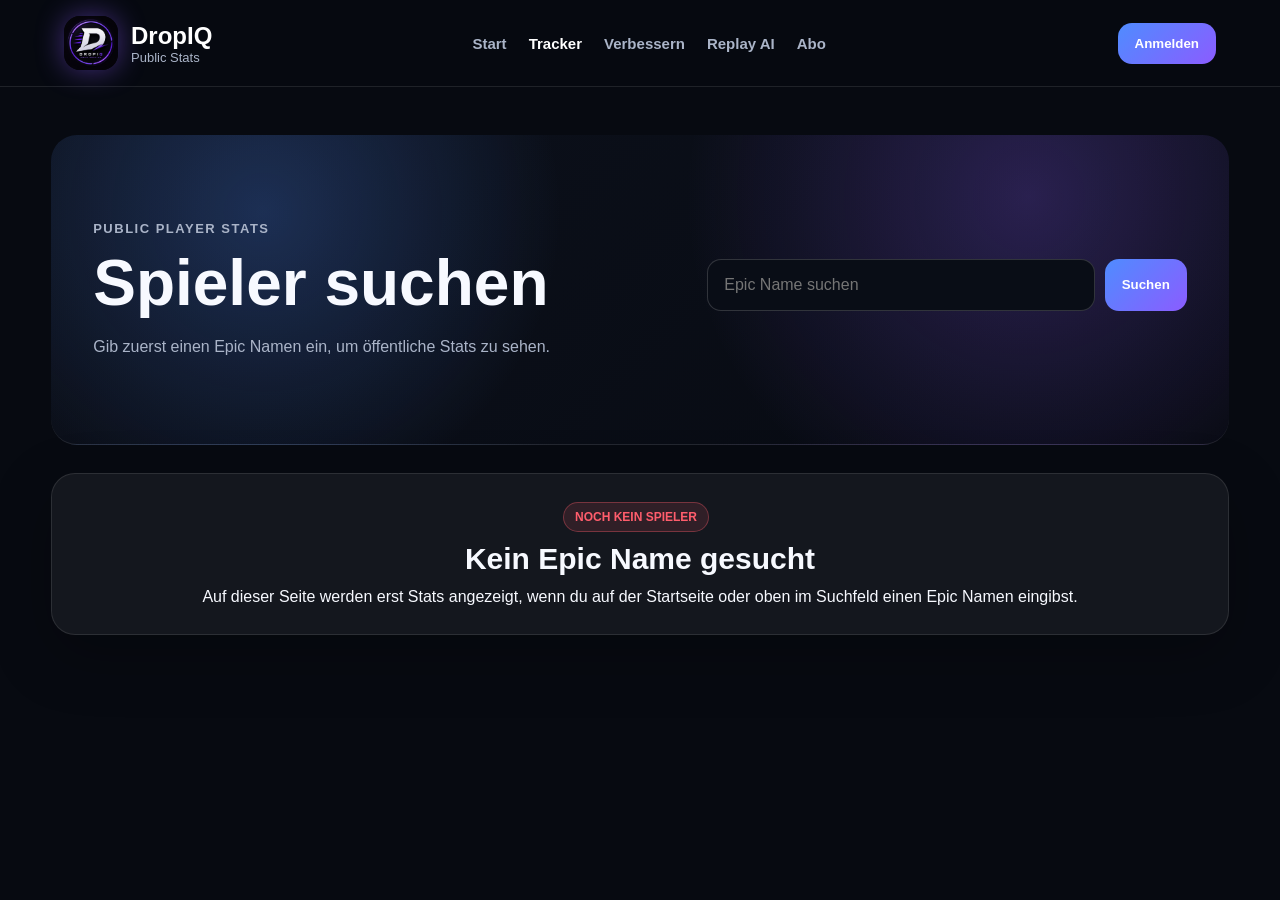
<file: tracker.html>
<!DOCTYPE html><html lang="de"><head><meta charset='UTF-8'><meta name='viewport' content='width=device-width, initial-scale=1.0'><link rel='stylesheet' href='style.css'><title>DropIQ | Tracker</title></head><body>

<header class="header">
  <a href="index.html" class="brand"><img src="dropiq-logo.png" alt="DropIQ Logo" class="brand-logo"><div><strong>DropIQ</strong><span>Public Stats</span></div></a>
  <nav><a class='' href='index.html'>Start</a><a class='active' href='tracker.html'>Tracker</a><a class='' href='improve.html'>Verbessern</a><a class='' href='replay-ai.html'>Replay AI</a><a class='' href='pricing.html'>Abo</a></nav>
  <div class="account-area" id="accountArea"></div>
</header>

<main class="page">
<section class="page-hero">
 <div><p class="tag">PUBLIC PLAYER STATS</p><h1 id="searchedName">Spieler suchen</h1><p>Gib zuerst einen Epic Namen ein, um öffentliche Stats zu sehen.</p></div>
 <div class="small-search"><input id="epicSearch" placeholder="Epic Name suchen"><button onclick="searchPlayer()">Suchen</button></div>
</section>
<section id="noPlayerGate" class="gate-box"></section><div id="publicStatsContent" style="display:none;"><div class="section-head"><h2>Battle Royale Stats</h2><span class="badge free">Ohne Login sichtbar</span></div>
<section class="stats-grid">
 <div class="stat"><span>Solo Siege</span><b>18</b><small>Public</small></div>
 <div class="stat"><span>Duo Siege</span><b>31</b><small>Public</small></div>
 <div class="stat"><span>Squad Siege</span><b>44</b><small>Public</small></div>
 <div class="stat"><span>Gesamt Siege</span><b>93</b><small>Public</small></div>
 <div class="stat"><span>K/D</span><b>2.18</b><small>Public</small></div>
 <div class="stat"><span>Winrate</span><b>9.4%</b><small>Public</small></div>
</section>
<section class="grid2">
 <div class="panel"><div class="panel-head"><h2>Competitive Übersicht</h2><span class="badge free">Public</span></div>
  <div class="table"><div><span>Gespielte Cups</span><b>14</b></div><div><span>Beste Platzierung</span><b>Top 8%</b></div><div><span>Ø Punkte pro Cup</span><b>186</b></div><div><span>Letzter Cup</span><b>Performance Cup</b></div></div>
 </div>
 <div class="panel locked-panel"><span class="badge locked">LOGIN ERFORDERLICH</span><h2>Verbesserungsanalyse gesperrt</h2><p>Um zu sehen, wo du schlecht bist und was du verbessern musst, musst du mit deinem Epic Account angemeldet sein.</p><button onclick="demoLogin()">Mit Epic anmelden</button></div>
</section>
</div>
</main><script src="script.js"></script></body></html>
</file>
<file: style.css>
*{margin:0;padding:0;box-sizing:border-box}:root{--bg:#070a11;--panel:#111827;--line:rgba(255,255,255,.1);--text:#f7f9ff;--muted:#aab4c8;--blue:#4f8cff;--purple:#8b5cff;--cyan:#22d3ee;--green:#47e6a1;--yellow:#f4d84a;--red:#ff5d6c}body{background:var(--bg);color:var(--text);font-family:Arial,Helvetica,sans-serif}.header{min-height:84px;padding:16px 6%;background:rgba(7,10,17,.92);border-bottom:1px solid var(--line);display:flex;justify-content:space-between;align-items:center;gap:24px;position:sticky;top:0;z-index:10;backdrop-filter:blur(10px)}.brand{display:flex;align-items:center;gap:13px;text-decoration:none;color:white}.brand-icon{width:48px;height:48px;border-radius:15px;background:linear-gradient(135deg,var(--blue),var(--purple));display:grid;place-items:center;font-size:27px;font-weight:900;box-shadow:0 0 28px rgba(79,140,255,.35)}.brand strong{display:block;font-size:24px}.brand span{display:block;font-size:13px;color:var(--muted)}nav{display:flex;gap:22px;flex-wrap:wrap}nav a{color:var(--muted);font-weight:800;text-decoration:none;font-size:15px}nav a.active,nav a:hover{color:white}.account-area{min-width:130px;display:flex;justify-content:flex-end}.account-area button,.account-area a,.search-row button,.actions a,.actions button,.locked-panel button,.gate-actions button,.price button,.small-search button{border:0;border-radius:14px;padding:13px 17px;font-weight:900;cursor:pointer;text-decoration:none;display:inline-block}.account-area button,.search-row button,.small-search button,.gate-actions .primary,.price button,.locked-panel button{background:linear-gradient(135deg,var(--blue),var(--purple));color:white}.account-area a,.ghost,.gate-actions .secondary{background:rgba(255,255,255,.08);color:white;border:1px solid var(--line)}.hero{min-height:585px;padding:80px 6%;display:grid;grid-template-columns:1.1fr .9fr;gap:42px;align-items:center;background:radial-gradient(circle at 18% 20%,rgba(79,140,255,.34),transparent 33%),radial-gradient(circle at 83% 15%,rgba(139,92,255,.30),transparent 36%),linear-gradient(135deg,rgba(13,18,30,.96),rgba(7,10,17,.98))}.tag{color:var(--cyan);font-size:13px;letter-spacing:1.5px;font-weight:900;text-transform:uppercase;margin-bottom:12px}.hero h1,.page-hero h1{font-size:clamp(38px,5vw,72px);line-height:.98;margin-bottom:20px;max-width:850px}.lead,.page-hero p,.card p,.panel p,.hero-panel p,.price li{color:var(--muted);line-height:1.58}.lead{font-size:18px;max-width:720px;margin-bottom:24px}.search-card,.hero-panel,.card,.panel,.stat,.price,.gate-box,.profile-box{background:rgba(255,255,255,.055);border:1px solid var(--line);border-radius:24px;box-shadow:0 20px 60px rgba(0,0,0,.25)}.search-card{padding:20px;max-width:720px}.search-card label{display:block;font-weight:900;margin-bottom:10px}.search-row,.small-search{display:flex;gap:10px;margin-bottom:10px}.search-row input,.small-search input{flex:1;background:#090d16;border:1px solid rgba(255,255,255,.16);border-radius:14px;color:white;padding:16px;outline:none;font-size:16px}.search-card small{color:var(--muted)}.actions{margin-top:18px;display:flex;gap:12px;flex-wrap:wrap}.actions a{background:transparent;color:white;border:1px solid var(--line)}.hero-panel{padding:28px}.badge{display:inline-block;padding:7px 11px;border-radius:999px;font-size:12px;font-weight:900;margin:0 8px 10px 0}.free{background:rgba(71,230,161,.12);color:var(--green);border:1px solid rgba(71,230,161,.35)}.locked{background:rgba(255,93,108,.12);color:var(--red);border:1px solid rgba(255,93,108,.35)}.premium-badge{background:rgba(244,216,74,.13);color:var(--yellow);border:1px solid rgba(244,216,74,.38)}.hero-panel h2{font-size:30px;margin-bottom:18px}.mini-list{display:grid;gap:13px}.mini-list div,.table div{background:rgba(0,0,0,.22);border:1px solid rgba(255,255,255,.08);border-radius:18px;padding:16px}.mini-list span{display:block;color:var(--muted);font-size:14px;margin-top:5px}.steps{width:min(1180px,88%);margin:-45px auto 60px;display:grid;grid-template-columns:repeat(3,1fr);gap:18px;position:relative;z-index:2}.steps div{background:#101827;border:1px solid var(--line);border-radius:20px;padding:24px}.steps b{color:var(--cyan)}.steps h3{margin:8px 0}.steps p{color:var(--muted);line-height:1.5}.section,.page{width:min(1180px,88%);margin:0 auto;padding:48px 0}.title{text-align:center;max-width:760px;margin:0 auto 30px}.title h2{font-size:40px}.cards{display:grid;grid-template-columns:repeat(3,1fr);gap:18px}.card{padding:24px}.card h3{margin-bottom:12px;font-size:22px}.card.premium,.price.pro{border-color:rgba(244,216,74,.38)}.page-hero{min-height:310px;padding:62px 0;display:grid;grid-template-columns:1.1fr .9fr;gap:28px;align-items:center;border-bottom:1px solid var(--line);background:radial-gradient(circle at 18% 25%,rgba(79,140,255,.25),transparent 30%),radial-gradient(circle at 83% 20%,rgba(139,92,255,.25),transparent 34%),linear-gradient(135deg,rgba(13,18,30,.96),rgba(7,10,17,.98))}.premium-hero{background:radial-gradient(circle at 18% 25%,rgba(244,216,74,.18),transparent 30%),radial-gradient(circle at 83% 20%,rgba(139,92,255,.32),transparent 34%),linear-gradient(135deg,rgba(13,18,30,.96),rgba(7,10,17,.98))}.section-head{display:flex;justify-content:space-between;align-items:center;margin-bottom:18px}.section-head h2{font-size:30px}.stats-grid{display:grid;grid-template-columns:repeat(6,1fr);gap:14px;margin-bottom:22px}.stat{padding:18px}.stat span{display:block;color:var(--muted);font-size:13px;margin-bottom:8px}.stat b{display:block;font-size:30px}.stat small{color:var(--green);font-weight:900}.grid2{display:grid;grid-template-columns:1.1fr .9fr;gap:22px}.panel,.gate-box,.profile-box{padding:28px}.panel-head{display:flex;justify-content:space-between;align-items:start;gap:12px;margin-bottom:18px}.panel h2,.gate-box h2,.profile-box h2{font-size:30px;margin-bottom:12px}.table{display:grid;gap:12px}.table div{display:flex;justify-content:space-between;gap:12px}.table span{color:var(--muted)}.locked-panel{border-color:rgba(255,93,108,.35)}.locked-panel button{margin-top:18px}.gate-box{text-align:center;margin-bottom:24px}.gate-actions{display:flex;justify-content:center;gap:12px;flex-wrap:wrap;margin-top:20px}.analysis-grid{display:grid;grid-template-columns:1fr 1fr;gap:22px;margin-top:22px}.skill{margin-bottom:18px}.skill-head{display:flex;justify-content:space-between;margin-bottom:8px}.bar{height:12px;border-radius:999px;background:rgba(255,255,255,.09);overflow:hidden}.bar i{display:block;height:100%;background:linear-gradient(90deg,var(--blue),var(--purple))}.notice{padding:16px;border-radius:16px;margin-bottom:14px;background:rgba(0,0,0,.22);border:1px solid var(--line);text-align:left}.notice.bad{border-color:rgba(255,93,108,.45)}.notice.warn{border-color:rgba(244,216,74,.45)}.notice.good{border-color:rgba(71,230,161,.45)}.profile-box{display:grid;grid-template-columns:auto 1fr auto;gap:20px;align-items:center}.avatar{width:82px;height:82px;border-radius:22px;background:linear-gradient(135deg,var(--yellow),var(--blue));color:#080b12;display:grid;place-items:center;font-weight:900;font-size:42px}.profile-meta span{display:block;color:var(--muted);margin-top:6px}.profile-status{text-align:right}.upload-box{border:2px dashed rgba(255,255,255,.22);border-radius:20px;padding:34px;max-width:560px;margin:22px auto 0}.upload-box strong{display:block;font-size:23px}.upload-box span{display:block;color:var(--muted);margin-top:6px}.pricing-grid{display:grid;grid-template-columns:1fr 1fr;gap:22px}.price{padding:30px}.price h2{font-size:34px;margin-bottom:10px}.price strong{display:block;font-size:34px;margin-bottom:18px}.price ul{list-style:none;display:grid;gap:12px;margin-bottom:22px}.price li::before{content:'✓ ';color:var(--green);font-weight:900}footer{padding:35px 6%;color:var(--muted);text-align:center;border-top:1px solid var(--line)}@media(max-width:980px){.header{flex-direction:column;align-items:flex-start}.account-area{justify-content:flex-start}.hero,.page-hero,.grid2,.analysis-grid,.pricing-grid,.profile-box{grid-template-columns:1fr}.steps,.cards,.stats-grid{grid-template-columns:1fr}.search-row,.small-search{flex-direction:column}.profile-status{text-align:left}}

/* Layout fixes: less chopped, wider, no fake player view */
.page,.section,.steps{width:min(1320px,92%)}
.page-hero{border-radius:26px;overflow:hidden;margin-bottom:28px;padding-left:42px;padding-right:42px}
.header{padding-left:5%;padding-right:5%}
.hero{padding-left:5%;padding-right:5%}
.stats-grid{grid-template-columns:repeat(6,minmax(130px,1fr))}
.stat{min-height:118px}
#noPlayerGate{margin-bottom:24px}
@media(max-width:980px){.page-hero{padding-left:24px;padding-right:24px}}

.brand-logo{
  width:54px;
  height:54px;
  border-radius:16px;
  object-fit:cover;
  box-shadow:0 0 28px rgba(139,92,255,.45);
}
.brand-icon{display:none!important;}
</file>
